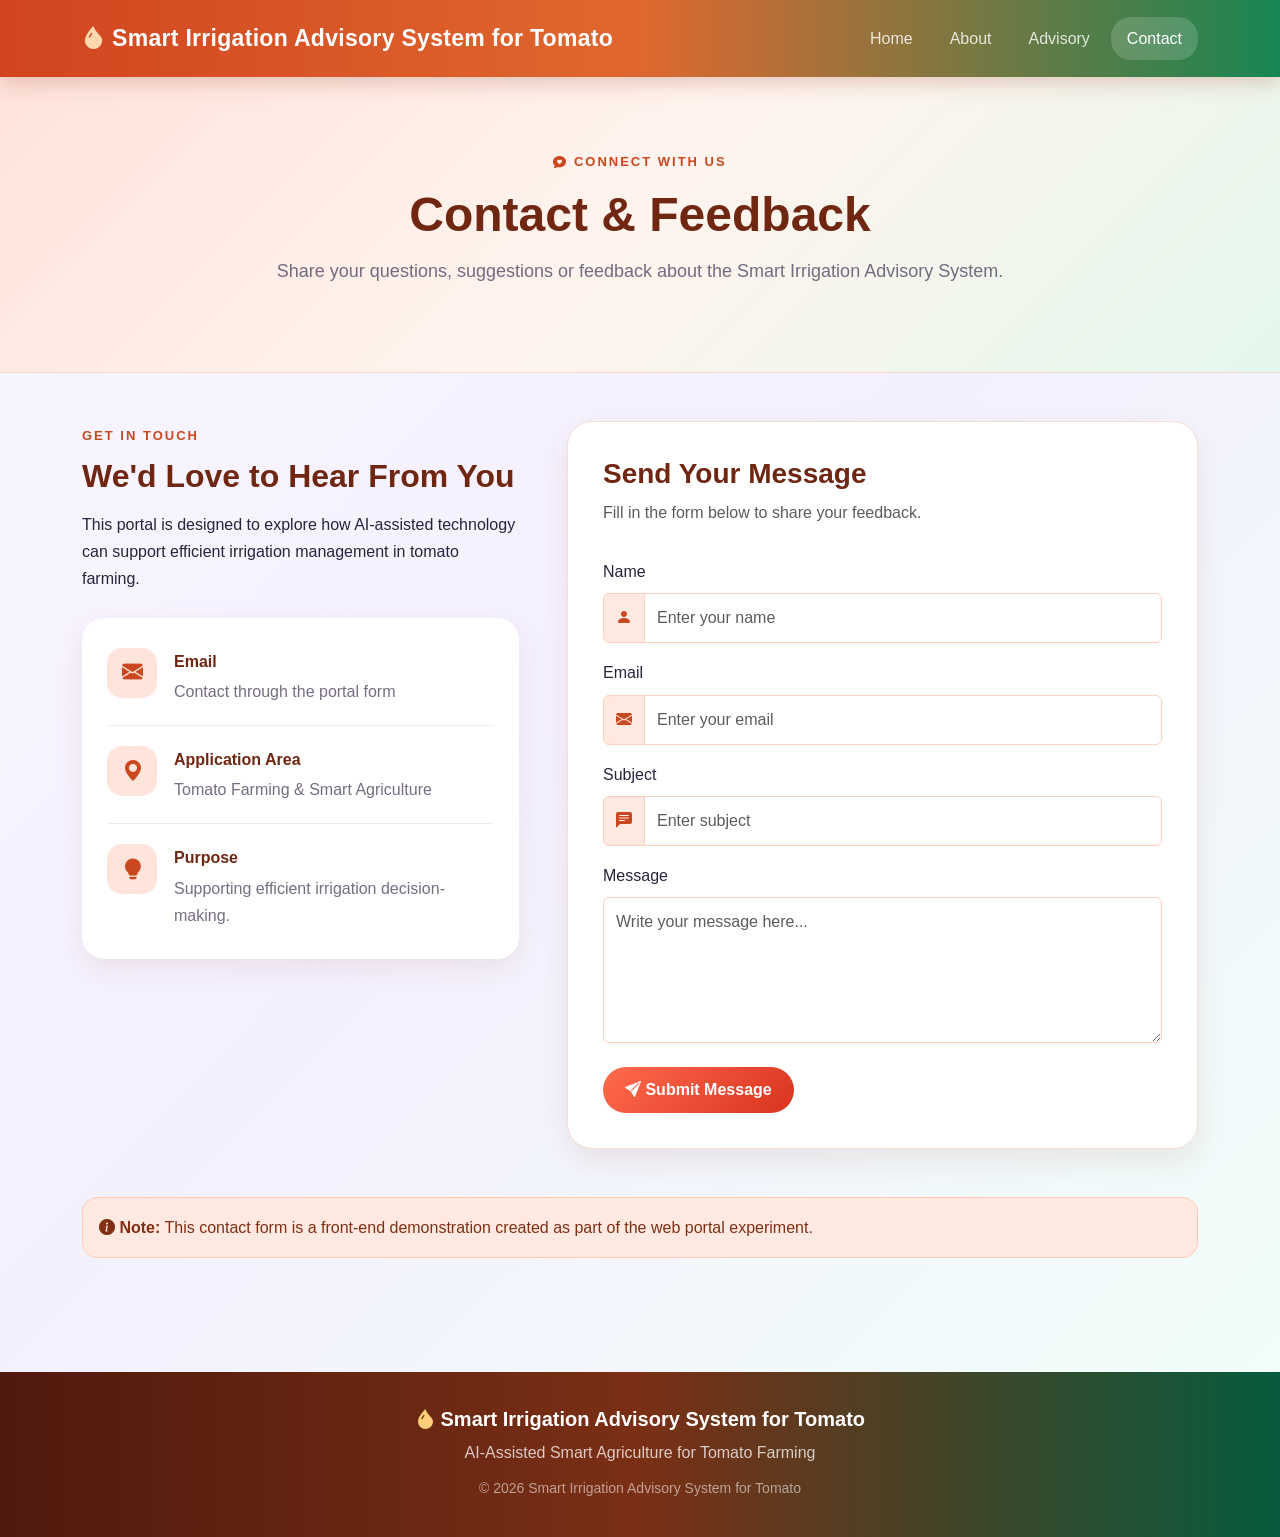
<file: contact (1).html>
<!DOCTYPE html>
<html lang="en">
<head>
  <meta charset="UTF-8">
  <meta name="viewport" content="width=device-width, initial-scale=1">
  <title>Contact - Smart Irrigation Advisory System for Tomato</title>

  <!-- Bootstrap -->
  <link
    href="https://cdn.jsdelivr.net/npm/bootstrap@5.3.3/dist/css/bootstrap.min.css"
    rel="stylesheet">

  <!-- Icons -->
  <link
    rel="stylesheet"
    href="https://cdn.jsdelivr.net/npm/bootstrap-icons@1.11.3/font/bootstrap-icons.min.css">

  <!-- Custom CSS -->
  <style>
* {
  box-sizing: border-box;
}

body {
  margin: 0;
  font-family: "Segoe UI", Arial, sans-serif;
  background: linear-gradient(135deg, #faf7ff 0%, #f4f0ff 45%, #f0fff8 100%);
  color: #29233d;
  line-height: 1.7;
}

/* ================= NAVBAR ================= */
.custom-navbar {
  background: linear-gradient(90deg, #d1441f, #e0682f, #188653);
  padding: 14px 0;
  box-shadow: 0 5px 20px rgba(150, 50, 20, 0.25);
}
.custom-navbar .navbar-brand { font-size: 23px; letter-spacing: 0.3px; }
.custom-navbar .navbar-brand i { color: #ffd8b0; }
.custom-navbar .nav-link {
  color: rgba(255, 255, 255, 0.82);
  font-weight: 500;
  padding: 8px 16px !important;
  margin-left: 5px;
  border-radius: 20px;
  transition: all 0.3s ease;
}
.custom-navbar .nav-link:hover,
.custom-navbar .nav-link.active {
  color: white;
  background: rgba(255, 255, 255, 0.16);
}

/* ================= HERO ================= */
.hero-section {
  min-height: 620px;
  padding: 90px 0;
  color: white;
  background: linear-gradient(115deg, rgba(150, 40, 20, 0.96), rgba(210, 90, 40, 0.90), rgba(17, 128, 79, 0.88));
  position: relative;
  overflow: hidden;
}
.hero-section::before {
  content: "";
  position: absolute;
  width: 400px; height: 400px;
  border-radius: 50%;
  background: rgba(255,255,255,0.07);
  top: -180px; right: 5%;
}
.hero-section::after {
  content: "";
  position: absolute;
  width: 300px; height: 300px;
  border-radius: 50%;
  background: rgba(204,255,220,0.06);
  bottom: -150px; left: 5%;
}
.hero-section .container { position: relative; z-index: 2; }
.hero-badge {
  display: inline-block;
  padding: 8px 17px;
  border-radius: 30px;
  background: rgba(255,255,255,0.15);
  border: 1px solid rgba(255,255,255,0.25);
  font-size: 14px;
}
.hero-title { font-size: clamp(42px, 5vw, 68px); font-weight: 800; line-height: 1.1; }
.hero-title span { color: #ffcf7a; }
.hero-text { max-width: 680px; font-size: 19px; color: rgba(255,255,255,0.88); }

.btn-tomato {
  background: linear-gradient(135deg, #ff6b4d, #d9331f);
  border: none;
  color: #ffffff;
  font-weight: 700;
  padding: 11px 22px;
  border-radius: 30px;
  transition: all 0.3s ease;
}
.btn-tomato:hover {
  transform: translateY(-3px);
  box-shadow: 0 8px 20px rgba(217, 51, 31, 0.35);
  color: #ffffff;
}

/* ================= HERO IMAGE ================= */
.hero-image-card {
  position: relative;
  border-radius: 28px;
  padding: 10px;
  background: rgba(255,255,255,0.18);
  backdrop-filter: blur(10px);
  box-shadow: 0 20px 45px rgba(0,0,0,0.25);
}
.hero-image-card img {
  width: 100%; height: 380px;
  object-fit: cover;
  border-radius: 22px;
}
.image-label {
  position: absolute;
  bottom: 25px; left: 25px; right: 25px;
  padding: 12px;
  border-radius: 15px;
  background: rgba(90, 30, 15, 0.78);
  color: white;
  font-weight: 600;
  text-align: center;
}

/* ================= ALERT ================= */
.custom-alert {
  background: #ffede6;
  border: 1px solid #ffc9b3;
  color: #7f2f14;
  border-radius: 15px;
  padding: 17px 20px;
}
.custom-alert i { margin-right: 8px; }

/* ================= SECTION HEADINGS ================= */
.section-heading { margin-bottom: 20px; }
.small-title { color: #c9481f; font-weight: 800; font-size: 13px; letter-spacing: 2px; }
.section-heading h2 { color: #6f2712; font-size: 36px; font-weight: 800; margin-top: 7px; }
.section-heading p { max-width: 650px; margin: auto; color: #756d82; }

/* ================= FEATURE CARDS ================= */
.feature-card {
  background: rgba(255,255,255,0.88);
  border-radius: 22px;
  padding: 35px 28px;
  text-align: center;
  height: 100%;
  border: 1px solid #f5ded2;
  box-shadow: 0 10px 30px rgba(150, 60, 30, 0.08);
  transition: all 0.3s ease;
}
.feature-card:hover { transform: translateY(-8px); box-shadow: 0 18px 35px rgba(150, 60, 30, 0.16); }
.feature-card h4 { color: #7a2f15; margin-top: 20px; font-weight: 700; }
.feature-card p { color: #756d82; }

.feature-icon {
  width: 75px; height: 75px;
  display: flex; align-items: center; justify-content: center;
  margin: auto; border-radius: 22px; font-size: 32px;
}
.water-icon { background: #e0f3ff; color: #1687c9; }
.ai-icon { background: #ffe9e0; color: #d9331f; }
.tomato-icon { background: #ffe4dc; color: #d9331f; }

/* ================= TOMATO SECTION ================= */
.tomato-box {
  min-height: 320px;
  border-radius: 28px;
  padding: 35px;
  display: flex;
  align-items: center;
  color: white;
  background:
    linear-gradient(rgba(140, 30, 15, 0.82), rgba(20, 112, 68, 0.82)),
    url("https://images.unsplash.com/photo-1647430085508-adba3093fd05?auto=format&fit=crop&w=1000&q=80");
  background-size: cover;
  background-position: center;
  box-shadow: 0 15px 35px rgba(120, 40, 20, 0.20);
}
.tomato-content { max-width: 450px; }
.tomato-content > i { font-size: 42px; color: #ffcf7a; }
.tomato-content h3 { font-size: 30px; font-weight: 800; }

.purple-heading { color: #6f2712; font-weight: 800; }

.mini-stat {
  display: flex; gap: 15px; align-items: center;
  padding: 18px; margin-top: 25px;
  background: #ffe9e0; border-radius: 16px; color: #6f2712;
}
.mini-stat > i { font-size: 32px; }
.mini-stat small { display: block; color: #746a83; }

/* ================= INNER PAGE HEADER ================= */
.inner-header {
  padding: 70px 0;
  background: linear-gradient(135deg, #ffe4dc, #fff4ee, #e4f8ec);
  border-bottom: 1px solid #f0ddd0;
}
.inner-header span { color: #c9481f; font-size: 13px; font-weight: 800; letter-spacing: 2px; }
.inner-header h1 { color: #6f2712; font-size: 48px; font-weight: 800; margin: 12px 0; }
.inner-header p { color: #746b80; font-size: 18px; }

/* ================= CIRCLE IMAGE ================= */
.circle-image-wrapper {
  padding: 15px;
  background: linear-gradient(135deg, #ffb199, #a7e1bd);
  border-radius: 50%;
  display: inline-block;
  box-shadow: 0 18px 35px rgba(120, 40, 20, 0.20);
}
.circle-image-wrapper img { width: 380px; height: 380px; object-fit: cover; border: 8px solid white; }

/* ================= GOAL BOX ================= */
.goal-box {
  display: flex; gap: 15px; padding: 20px; margin-top: 25px;
  border-radius: 17px; background: #fff0eb;
  border-left: 5px solid #d9331f; color: #3e5364;
}
.goal-box > i { font-size: 27px; color: #d9331f; }

/* ================= PROCESS CARDS ================= */
.process-card {
  position: relative;
  background: white;
  border-radius: 22px;
  padding: 35px 25px;
  text-align: center;
  height: 100%;
  border: 1px solid #f5ded2;
  box-shadow: 0 10px 25px rgba(150, 60, 30, 0.08);
  transition: 0.3s ease;
}
.process-card:hover { transform: translateY(-6px); }
.process-card > i { font-size: 42px; color: #d9331f; }
.process-card h4 { margin-top: 18px; color: #7a2f15; font-weight: 700; }
.process-card p { color: #756d82; }
.process-number { position: absolute; top: 15px; right: 20px; color: #ffbfa8; font-weight: 800; font-size: 20px; }

/* ================= SEARCH ================= */
.search-box {
  background: white; padding: 25px; border-radius: 20px;
  box-shadow: 0 8px 25px rgba(150, 60, 30, 0.08);
}
.search-box .input-group-text { background: #ffe9e0; color: #c9481f; border-color: #ffd0bc; }

/* ================= RECOMMENDATION ALERT ================= */
.recommendation-alert {
  background: #e6f8ed; color: #17643b;
  border: 1px solid #b8e4c8; border-radius: 16px;
}

/* ================= SENSOR CARDS ================= */
.sensor-card {
  background: white; border-radius: 22px; padding: 30px; text-align: center; height: 100%;
  border: 1px solid #f5ded2;
  box-shadow: 0 10px 25px rgba(150, 60, 30, 0.08);
  transition: 0.3s ease;
}
.sensor-card:hover { transform: translateY(-7px); box-shadow: 0 17px 35px rgba(150, 60, 30, 0.14); }
.sensor-icon {
  width: 70px; height: 70px; margin: auto; display: flex;
  align-items: center; justify-content: center; border-radius: 20px; font-size: 30px;
}
.sensor-icon.blue { background: #e0f3ff; color: #1889c9; }
.sensor-icon.orange { background: #fff0d8; color: #e89a24; }
.sensor-icon.purple { background: #eee4ff; color: #7542ad; }
.sensor-card h5 { margin-top: 18px; color: #7a2f15; }
.sensor-value { font-size: 38px; font-weight: 800; color: #188653; margin: 8px 0; }
.sensor-card p { color: #756d82; margin-top: 15px; }

/* ================= RECOMMENDATION PANEL ================= */
.recommendation-panel {
  padding: 40px; border-radius: 25px; color: white;
  background: linear-gradient(135deg, #a8331a, #d9682f, #198653);
  box-shadow: 0 15px 35px rgba(150, 60, 30, 0.20);
}
.recommendation-panel h2 { font-weight: 800; }
.recommendation-panel p { color: rgba(255,255,255,0.85); }
.recommendation-icon { font-size: 110px; color: #e4ff9b; }

/* ================= PAGINATION ================= */
.pagination .page-link { color: #a8331a; border-color: #ffd0bc; }
.pagination .page-item.active .page-link { background: #c9481f; border-color: #c9481f; }
.pagination .page-link:hover { background: #ffe9e0; }

/* ================= CONTACT ================= */
.contact-info-card {
  background: white; border-radius: 22px; padding: 10px 25px; margin-top: 25px;
  box-shadow: 0 10px 28px rgba(150, 60, 30, 0.09);
}
.contact-item { display: flex; gap: 17px; padding: 20px 0; border-bottom: 1px solid #f5eae5; }
.contact-item:last-child { border-bottom: none; }
.contact-icon {
  width: 50px; height: 50px; min-width: 50px; border-radius: 15px;
  display: flex; align-items: center; justify-content: center;
  background: #ffe4dc; color: #c9481f; font-size: 21px;
}
.contact-item strong { color: #6f2712; }
.contact-item p { margin: 3px 0 0; color: #766d82; }

.contact-form-card {
  background: white; border-radius: 25px; padding: 35px;
  box-shadow: 0 12px 30px rgba(150, 60, 30, 0.10);
  border: 1px solid #f5ded2;
}
.contact-form-card h3 { color: #6f2712; font-weight: 800; }
.contact-form-card .input-group-text { background: #ffe9e0; color: #c9481f; border-color: #ffd0bc; }
.contact-form-card .form-control { border-color: #ffd0bc; padding: 12px; }
.contact-form-card .form-control:focus {
  border-color: #e07850;
  box-shadow: 0 0 0 0.2rem rgba(201, 72, 31, 0.12);
}
.feedback-alert {
  background: #ffe9e0; border: 1px solid #ffcbb3; color: #7f2f14; border-radius: 15px;
}

/* ================= FOOTER ================= */
.site-footer {
  margin-top: 50px; padding: 35px 0; color: white;
  background: linear-gradient(90deg, #4f1a0e, #7a2f15, #075b3d);
}
.site-footer h5 { font-weight: 700; }
.site-footer h5 i { color: #ffcf7a; }
.site-footer p { color: rgba(255,255,255,0.75); margin-bottom: 8px; }
.site-footer small { color: rgba(255,255,255,0.55); }

/* ================= RESPONSIVE DESIGN ================= */
@media (max-width: 768px) {
  .hero-section { padding: 60px 0; }
  .hero-title { font-size: 42px; }
  .hero-image-card img { height: 280px; }
  .inner-header h1 { font-size: 36px; }
  .circle-image-wrapper img { width: 280px; height: 280px; }
  .recommendation-panel { padding: 28px; }
  .recommendation-icon { font-size: 70px; margin-top: 20px; }
  .custom-navbar .nav-link { margin-left: 0; }
}

@media (max-width: 576px) {
  .hero-title { font-size: 36px; }
  .hero-text { font-size: 16px; }
  .btn-tomato,
  .btn-outline-light { margin-bottom: 10px; }
  .section-heading h2 { font-size: 29px; }
}

  </style>
</head>

<body>

<!-- ================= NAVBAR ================= -->
<nav class="navbar navbar-expand-lg navbar-dark custom-navbar">
  <div class="container">
    <a class="navbar-brand fw-bold" href="index.html">
      <i class="bi bi-droplet-fill"></i>
      Smart Irrigation Advisory System for Tomato
    </a>
    <button class="navbar-toggler"
        type="button"
        data-bs-toggle="collapse"
        data-bs-target="#navbar">
      <span class="navbar-toggler-icon"></span>
    </button>
    <div class="collapse navbar-collapse" id="navbar">
      <ul class="navbar-nav ms-auto">
        <li class="nav-item"><a class="nav-link" href="index.html">Home</a></li>
        <li class="nav-item"><a class="nav-link" href="system.html">About</a></li>
        <li class="nav-item"><a class="nav-link" href="irrigation.html">Advisory</a></li>
        <li class="nav-item"><a class="nav-link active" href="contact.html">Contact</a></li>
      </ul>
    </div>
  </div>
</nav>

<!-- ================= HEADER ================= -->
<section class="inner-header">
  <div class="container text-center">
    <span>
      <i class="bi bi-chat-heart-fill"></i>
      CONNECT WITH US
    </span>
    <h1>Contact & Feedback</h1>
    <p>Share your questions, suggestions or feedback about the Smart Irrigation Advisory System.</p>
  </div>
</section>

<!-- ================= CONTENT ================= -->
<div class="container py-5">
  <div class="row g-5 align-items-start">

    <!-- INFORMATION -->
    <div class="col-md-5">
      <span class="small-title">GET IN TOUCH</span>
      <h2 class="purple-heading mt-2">We'd Love to Hear From You</h2>
      <p class="mt-3">
        This portal is designed to explore how
        AI-assisted technology can support efficient
        irrigation management in tomato farming.
      </p>

      <div class="contact-info-card">
        <div class="contact-item">
          <div class="contact-icon"><i class="bi bi-envelope-fill"></i></div>
          <div>
            <strong>Email</strong>
            <p>Contact through the portal form</p>
          </div>
        </div>
        <div class="contact-item">
          <div class="contact-icon"><i class="bi bi-geo-alt-fill"></i></div>
          <div>
            <strong>Application Area</strong>
            <p>Tomato Farming & Smart Agriculture</p>
          </div>
        </div>
        <div class="contact-item">
          <div class="contact-icon"><i class="bi bi-lightbulb-fill"></i></div>
          <div>
            <strong>Purpose</strong>
            <p>Supporting efficient irrigation decision-making.</p>
          </div>
        </div>
      </div>
    </div>

    <!-- FORM -->
    <div class="col-md-7">
      <div class="contact-form-card">
        <h3>Send Your Message</h3>
        <p class="text-muted">Fill in the form below to share your feedback.</p>

        <!-- NAME -->
        <label class="form-label mt-3">Name</label>
        <div class="input-group mb-3">
          <span class="input-group-text"><i class="bi bi-person-fill"></i></span>
          <input type="text" class="form-control" placeholder="Enter your name">
        </div>

        <!-- EMAIL -->
        <label class="form-label">Email</label>
        <div class="input-group mb-3">
          <span class="input-group-text"><i class="bi bi-envelope-fill"></i></span>
          <input type="email" class="form-control" placeholder="Enter your email">
        </div>

        <!-- SUBJECT -->
        <label class="form-label">Subject</label>
        <div class="input-group mb-3">
          <span class="input-group-text"><i class="bi bi-chat-left-text-fill"></i></span>
          <input type="text" class="form-control" placeholder="Enter subject">
        </div>

        <!-- MESSAGE -->
        <label class="form-label">Message</label>
        <textarea class="form-control mb-4" rows="5" placeholder="Write your message here..."></textarea>

        <button class="btn btn-tomato">
          <i class="bi bi-send-fill"></i>
          Submit Message
        </button>
      </div>
    </div>
  </div>

  <!-- SUCCESS ALERT -->
  <div class="alert feedback-alert mt-5">
    <i class="bi bi-info-circle-fill"></i>
    <strong>Note:</strong>
    This contact form is a front-end demonstration
    created as part of the web portal experiment.
  </div>
</div>

<!-- ================= FOOTER ================= -->
<footer class="site-footer">
  <div class="container text-center">
    <h5>
      <i class="bi bi-droplet-fill"></i>
      Smart Irrigation Advisory System for Tomato
    </h5>
    <p>AI-Assisted Smart Agriculture for Tomato Farming</p>
    <small>© 2026 Smart Irrigation Advisory System for Tomato</small>
  </div>
</footer>

<script src="https://cdn.jsdelivr.net/npm/bootstrap@5.3.3/dist/js/bootstrap.bundle.min.js"></script>
</body>
</html>
</file>
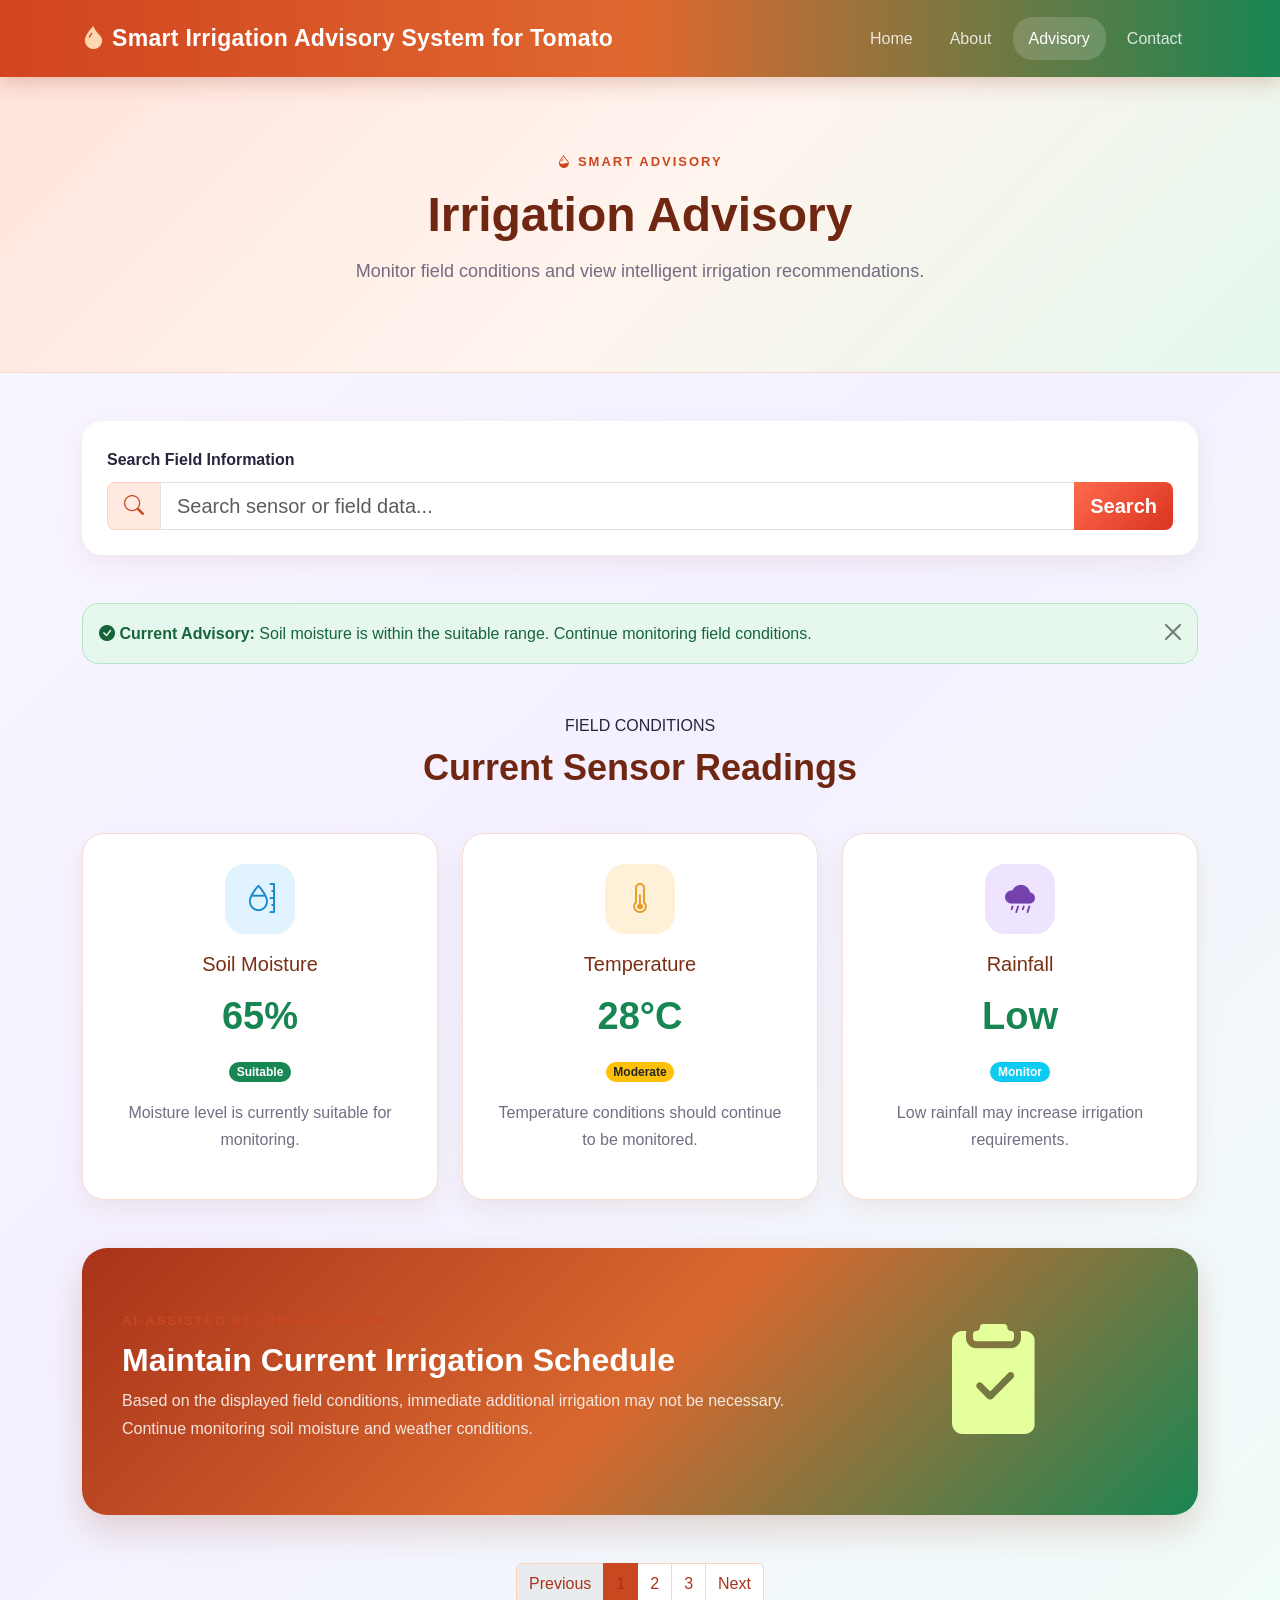
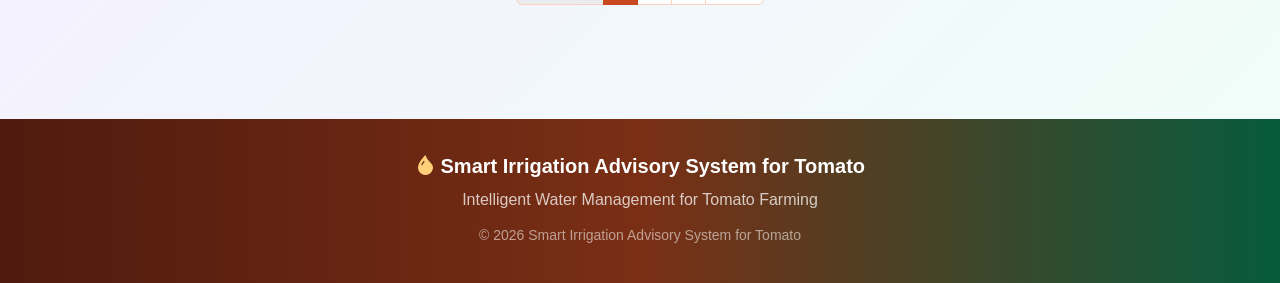
<file: irrigation.html>
<!DOCTYPE html>
<html lang="en">
<head>
  <meta charset="UTF-8">
  <meta name="viewport" content="width=device-width, initial-scale=1">
  <title>Irrigation Advisory - Smart Irrigation Advisory System for Tomato</title>

  <!-- Bootstrap -->
  <link
    href="https://cdn.jsdelivr.net/npm/bootstrap@5.3.3/dist/css/bootstrap.min.css"
    rel="stylesheet">

  <!-- Icons -->
  <link
    rel="stylesheet"
    href="https://cdn.jsdelivr.net/npm/bootstrap-icons@1.11.3/font/bootstrap-icons.min.css">

  <!-- Custom CSS -->
  <style>
* {
  box-sizing: border-box;
}

body {
  margin: 0;
  font-family: "Segoe UI", Arial, sans-serif;
  background: linear-gradient(135deg, #faf7ff 0%, #f4f0ff 45%, #f0fff8 100%);
  color: #29233d;
  line-height: 1.7;
}

/* ================= NAVBAR ================= */
.custom-navbar {
  background: linear-gradient(90deg, #d1441f, #e0682f, #188653);
  padding: 14px 0;
  box-shadow: 0 5px 20px rgba(150, 50, 20, 0.25);
}
.custom-navbar .navbar-brand { font-size: 23px; letter-spacing: 0.3px; }
.custom-navbar .navbar-brand i { color: #ffd8b0; }
.custom-navbar .nav-link {
  color: rgba(255, 255, 255, 0.82);
  font-weight: 500;
  padding: 8px 16px !important;
  margin-left: 5px;
  border-radius: 20px;
  transition: all 0.3s ease;
}
.custom-navbar .nav-link:hover,
.custom-navbar .nav-link.active {
  color: white;
  background: rgba(255, 255, 255, 0.16);
}

/* ================= HERO ================= */
.hero-section {
  min-height: 620px;
  padding: 90px 0;
  color: white;
  background: linear-gradient(115deg, rgba(150, 40, 20, 0.96), rgba(210, 90, 40, 0.90), rgba(17, 128, 79, 0.88));
  position: relative;
  overflow: hidden;
}
.hero-section::before {
  content: "";
  position: absolute;
  width: 400px; height: 400px;
  border-radius: 50%;
  background: rgba(255,255,255,0.07);
  top: -180px; right: 5%;
}
.hero-section::after {
  content: "";
  position: absolute;
  width: 300px; height: 300px;
  border-radius: 50%;
  background: rgba(204,255,220,0.06);
  bottom: -150px; left: 5%;
}
.hero-section .container { position: relative; z-index: 2; }
.hero-badge {
  display: inline-block;
  padding: 8px 17px;
  border-radius: 30px;
  background: rgba(255,255,255,0.15);
  border: 1px solid rgba(255,255,255,0.25);
  font-size: 14px;
}
.hero-title { font-size: clamp(42px, 5vw, 68px); font-weight: 800; line-height: 1.1; }
.hero-title span { color: #ffcf7a; }
.hero-text { max-width: 680px; font-size: 19px; color: rgba(255,255,255,0.88); }

.btn-tomato {
  background: linear-gradient(135deg, #ff6b4d, #d9331f);
  border: none;
  color: #ffffff;
  font-weight: 700;
  padding: 11px 22px;
  border-radius: 30px;
  transition: all 0.3s ease;
}
.btn-tomato:hover {
  transform: translateY(-3px);
  box-shadow: 0 8px 20px rgba(217, 51, 31, 0.35);
  color: #ffffff;
}

/* ================= HERO IMAGE ================= */
.hero-image-card {
  position: relative;
  border-radius: 28px;
  padding: 10px;
  background: rgba(255,255,255,0.18);
  backdrop-filter: blur(10px);
  box-shadow: 0 20px 45px rgba(0,0,0,0.25);
}
.hero-image-card img {
  width: 100%; height: 380px;
  object-fit: cover;
  border-radius: 22px;
}
.image-label {
  position: absolute;
  bottom: 25px; left: 25px; right: 25px;
  padding: 12px;
  border-radius: 15px;
  background: rgba(90, 30, 15, 0.78);
  color: white;
  font-weight: 600;
  text-align: center;
}

/* ================= ALERT ================= */
.custom-alert {
  background: #ffede6;
  border: 1px solid #ffc9b3;
  color: #7f2f14;
  border-radius: 15px;
  padding: 17px 20px;
}
.custom-alert i { margin-right: 8px; }

/* ================= SECTION HEADINGS ================= */
.section-heading { margin-bottom: 20px; }
.small-title { color: #c9481f; font-weight: 800; font-size: 13px; letter-spacing: 2px; }
.section-heading h2 { color: #6f2712; font-size: 36px; font-weight: 800; margin-top: 7px; }
.section-heading p { max-width: 650px; margin: auto; color: #756d82; }

/* ================= FEATURE CARDS ================= */
.feature-card {
  background: rgba(255,255,255,0.88);
  border-radius: 22px;
  padding: 35px 28px;
  text-align: center;
  height: 100%;
  border: 1px solid #f5ded2;
  box-shadow: 0 10px 30px rgba(150, 60, 30, 0.08);
  transition: all 0.3s ease;
}
.feature-card:hover { transform: translateY(-8px); box-shadow: 0 18px 35px rgba(150, 60, 30, 0.16); }
.feature-card h4 { color: #7a2f15; margin-top: 20px; font-weight: 700; }
.feature-card p { color: #756d82; }

.feature-icon {
  width: 75px; height: 75px;
  display: flex; align-items: center; justify-content: center;
  margin: auto; border-radius: 22px; font-size: 32px;
}
.water-icon { background: #e0f3ff; color: #1687c9; }
.ai-icon { background: #ffe9e0; color: #d9331f; }
.tomato-icon { background: #ffe4dc; color: #d9331f; }

/* ================= TOMATO SECTION ================= */
.tomato-box {
  min-height: 320px;
  border-radius: 28px;
  padding: 35px;
  display: flex;
  align-items: center;
  color: white;
  background:
    linear-gradient(rgba(140, 30, 15, 0.82), rgba(20, 112, 68, 0.82)),
    url("https://images.unsplash.com/photo-1647430085508-adba3093fd05?auto=format&fit=crop&w=1000&q=80");
  background-size: cover;
  background-position: center;
  box-shadow: 0 15px 35px rgba(120, 40, 20, 0.20);
}
.tomato-content { max-width: 450px; }
.tomato-content > i { font-size: 42px; color: #ffcf7a; }
.tomato-content h3 { font-size: 30px; font-weight: 800; }

.purple-heading { color: #6f2712; font-weight: 800; }

.mini-stat {
  display: flex; gap: 15px; align-items: center;
  padding: 18px; margin-top: 25px;
  background: #ffe9e0; border-radius: 16px; color: #6f2712;
}
.mini-stat > i { font-size: 32px; }
.mini-stat small { display: block; color: #746a83; }

/* ================= INNER PAGE HEADER ================= */
.inner-header {
  padding: 70px 0;
  background: linear-gradient(135deg, #ffe4dc, #fff4ee, #e4f8ec);
  border-bottom: 1px solid #f0ddd0;
}
.inner-header span { color: #c9481f; font-size: 13px; font-weight: 800; letter-spacing: 2px; }
.inner-header h1 { color: #6f2712; font-size: 48px; font-weight: 800; margin: 12px 0; }
.inner-header p { color: #746b80; font-size: 18px; }

/* ================= CIRCLE IMAGE ================= */
.circle-image-wrapper {
  padding: 15px;
  background: linear-gradient(135deg, #ffb199, #a7e1bd);
  border-radius: 50%;
  display: inline-block;
  box-shadow: 0 18px 35px rgba(120, 40, 20, 0.20);
}
.circle-image-wrapper img { width: 380px; height: 380px; object-fit: cover; border: 8px solid white; }

/* ================= GOAL BOX ================= */
.goal-box {
  display: flex; gap: 15px; padding: 20px; margin-top: 25px;
  border-radius: 17px; background: #fff0eb;
  border-left: 5px solid #d9331f; color: #3e5364;
}
.goal-box > i { font-size: 27px; color: #d9331f; }

/* ================= PROCESS CARDS ================= */
.process-card {
  position: relative;
  background: white;
  border-radius: 22px;
  padding: 35px 25px;
  text-align: center;
  height: 100%;
  border: 1px solid #f5ded2;
  box-shadow: 0 10px 25px rgba(150, 60, 30, 0.08);
  transition: 0.3s ease;
}
.process-card:hover { transform: translateY(-6px); }
.process-card > i { font-size: 42px; color: #d9331f; }
.process-card h4 { margin-top: 18px; color: #7a2f15; font-weight: 700; }
.process-card p { color: #756d82; }
.process-number { position: absolute; top: 15px; right: 20px; color: #ffbfa8; font-weight: 800; font-size: 20px; }

/* ================= SEARCH ================= */
.search-box {
  background: white; padding: 25px; border-radius: 20px;
  box-shadow: 0 8px 25px rgba(150, 60, 30, 0.08);
}
.search-box .input-group-text { background: #ffe9e0; color: #c9481f; border-color: #ffd0bc; }

/* ================= RECOMMENDATION ALERT ================= */
.recommendation-alert {
  background: #e6f8ed; color: #17643b;
  border: 1px solid #b8e4c8; border-radius: 16px;
}

/* ================= SENSOR CARDS ================= */
.sensor-card {
  background: white; border-radius: 22px; padding: 30px; text-align: center; height: 100%;
  border: 1px solid #f5ded2;
  box-shadow: 0 10px 25px rgba(150, 60, 30, 0.08);
  transition: 0.3s ease;
}
.sensor-card:hover { transform: translateY(-7px); box-shadow: 0 17px 35px rgba(150, 60, 30, 0.14); }
.sensor-icon {
  width: 70px; height: 70px; margin: auto; display: flex;
  align-items: center; justify-content: center; border-radius: 20px; font-size: 30px;
}
.sensor-icon.blue { background: #e0f3ff; color: #1889c9; }
.sensor-icon.orange { background: #fff0d8; color: #e89a24; }
.sensor-icon.purple { background: #eee4ff; color: #7542ad; }
.sensor-card h5 { margin-top: 18px; color: #7a2f15; }
.sensor-value { font-size: 38px; font-weight: 800; color: #188653; margin: 8px 0; }
.sensor-card p { color: #756d82; margin-top: 15px; }

/* ================= RECOMMENDATION PANEL ================= */
.recommendation-panel {
  padding: 40px; border-radius: 25px; color: white;
  background: linear-gradient(135deg, #a8331a, #d9682f, #198653);
  box-shadow: 0 15px 35px rgba(150, 60, 30, 0.20);
}
.recommendation-panel h2 { font-weight: 800; }
.recommendation-panel p { color: rgba(255,255,255,0.85); }
.recommendation-icon { font-size: 110px; color: #e4ff9b; }

/* ================= PAGINATION ================= */
.pagination .page-link { color: #a8331a; border-color: #ffd0bc; }
.pagination .page-item.active .page-link { background: #c9481f; border-color: #c9481f; }
.pagination .page-link:hover { background: #ffe9e0; }

/* ================= CONTACT ================= */
.contact-info-card {
  background: white; border-radius: 22px; padding: 10px 25px; margin-top: 25px;
  box-shadow: 0 10px 28px rgba(150, 60, 30, 0.09);
}
.contact-item { display: flex; gap: 17px; padding: 20px 0; border-bottom: 1px solid #f5eae5; }
.contact-item:last-child { border-bottom: none; }
.contact-icon {
  width: 50px; height: 50px; min-width: 50px; border-radius: 15px;
  display: flex; align-items: center; justify-content: center;
  background: #ffe4dc; color: #c9481f; font-size: 21px;
}
.contact-item strong { color: #6f2712; }
.contact-item p { margin: 3px 0 0; color: #766d82; }

.contact-form-card {
  background: white; border-radius: 25px; padding: 35px;
  box-shadow: 0 12px 30px rgba(150, 60, 30, 0.10);
  border: 1px solid #f5ded2;
}
.contact-form-card h3 { color: #6f2712; font-weight: 800; }
.contact-form-card .input-group-text { background: #ffe9e0; color: #c9481f; border-color: #ffd0bc; }
.contact-form-card .form-control { border-color: #ffd0bc; padding: 12px; }
.contact-form-card .form-control:focus {
  border-color: #e07850;
  box-shadow: 0 0 0 0.2rem rgba(201, 72, 31, 0.12);
}
.feedback-alert {
  background: #ffe9e0; border: 1px solid #ffcbb3; color: #7f2f14; border-radius: 15px;
}

/* ================= FOOTER ================= */
.site-footer {
  margin-top: 50px; padding: 35px 0; color: white;
  background: linear-gradient(90deg, #4f1a0e, #7a2f15, #075b3d);
}
.site-footer h5 { font-weight: 700; }
.site-footer h5 i { color: #ffcf7a; }
.site-footer p { color: rgba(255,255,255,0.75); margin-bottom: 8px; }
.site-footer small { color: rgba(255,255,255,0.55); }

/* ================= RESPONSIVE DESIGN ================= */
@media (max-width: 768px) {
  .hero-section { padding: 60px 0; }
  .hero-title { font-size: 42px; }
  .hero-image-card img { height: 280px; }
  .inner-header h1 { font-size: 36px; }
  .circle-image-wrapper img { width: 280px; height: 280px; }
  .recommendation-panel { padding: 28px; }
  .recommendation-icon { font-size: 70px; margin-top: 20px; }
  .custom-navbar .nav-link { margin-left: 0; }
}

@media (max-width: 576px) {
  .hero-title { font-size: 36px; }
  .hero-text { font-size: 16px; }
  .btn-tomato,
  .btn-outline-light { margin-bottom: 10px; }
  .section-heading h2 { font-size: 29px; }
}

  </style>
</head>

<body>

<!-- ================= NAVBAR ================= -->
<nav class="navbar navbar-expand-lg navbar-dark custom-navbar">
  <div class="container">
    <a class="navbar-brand fw-bold" href="index.html">
      <i class="bi bi-droplet-fill"></i>
      Smart Irrigation Advisory System for Tomato
    </a>
    <button class="navbar-toggler"
        type="button"
        data-bs-toggle="collapse"
        data-bs-target="#navbar">
      <span class="navbar-toggler-icon"></span>
    </button>
    <div class="collapse navbar-collapse" id="navbar">
      <ul class="navbar-nav ms-auto">
        <li class="nav-item"><a class="nav-link" href="index.html">Home</a></li>
        <li class="nav-item"><a class="nav-link" href="system.html">About</a></li>
        <li class="nav-item"><a class="nav-link active" href="irrigation.html">Advisory</a></li>
        <li class="nav-item"><a class="nav-link" href="contact.html">Contact</a></li>
      </ul>
    </div>
  </div>
</nav>

<!-- ================= HEADER ================= -->
<section class="inner-header">
  <div class="container text-center">
    <span>
      <i class="bi bi-droplet-half"></i>
      SMART ADVISORY
    </span>
    <h1>Irrigation Advisory</h1>
    <p>Monitor field conditions and view intelligent irrigation recommendations.</p>
  </div>
</section>

<!-- ================= CONTENT ================= -->
<div class="container py-5">

  <!-- SEARCH INPUT GROUP -->
  <div class="search-box mb-5">
    <label class="form-label fw-bold">Search Field Information</label>
    <div class="input-group input-group-lg">
      <span class="input-group-text"><i class="bi bi-search"></i></span>
      <input type="text" class="form-control" placeholder="Search sensor or field data...">
      <button class="btn btn-tomato">Search</button>
    </div>
  </div>

  <!-- ALERT -->
  <div class="alert recommendation-alert alert-dismissible fade show" role="alert">
    <i class="bi bi-check-circle-fill"></i>
    <strong>Current Advisory:</strong>
    Soil moisture is within the suitable range.
    Continue monitoring field conditions.
    <button type="button" class="btn-close" data-bs-dismiss="alert"></button>
  </div>

  <!-- ================= SENSOR CARDS ================= -->
  <div class="section-heading text-center mt-5">
    <span>FIELD CONDITIONS</span>
    <h2>Current Sensor Readings</h2>
  </div>

  <div class="row g-4 mt-3">
    <!-- SOIL -->
    <div class="col-sm-12 col-md-4">
      <div class="sensor-card">
        <div class="sensor-icon blue"><i class="bi bi-moisture"></i></div>
        <h5>Soil Moisture</h5>
        <div class="sensor-value">65%</div>
        <span class="badge rounded-pill bg-success">Suitable</span>
        <p>Moisture level is currently suitable for monitoring.</p>
      </div>
    </div>

    <!-- TEMPERATURE -->
    <div class="col-sm-12 col-md-4">
      <div class="sensor-card">
        <div class="sensor-icon orange"><i class="bi bi-thermometer-half"></i></div>
        <h5>Temperature</h5>
        <div class="sensor-value">28°C</div>
        <span class="badge rounded-pill bg-warning text-dark">Moderate</span>
        <p>Temperature conditions should continue to be monitored.</p>
      </div>
    </div>

    <!-- RAINFALL -->
    <div class="col-sm-12 col-md-4">
      <div class="sensor-card">
        <div class="sensor-icon purple"><i class="bi bi-cloud-rain-fill"></i></div>
        <h5>Rainfall</h5>
        <div class="sensor-value">Low</div>
        <span class="badge rounded-pill bg-info">Monitor</span>
        <p>Low rainfall may increase irrigation requirements.</p>
      </div>
    </div>
  </div>

  <!-- ================= RECOMMENDATION ================= -->
  <div class="recommendation-panel mt-5">
    <div class="row align-items-center">
      <div class="col-md-8">
        <span class="small-title">AI-ASSISTED RECOMMENDATION</span>
        <h2 class="mt-2">Maintain Current Irrigation Schedule</h2>
        <p>
          Based on the displayed field conditions,
          immediate additional irrigation may not
          be necessary. Continue monitoring soil
          moisture and weather conditions.
        </p>
      </div>
      <div class="col-md-4 text-center">
        <i class="bi bi-clipboard2-check-fill recommendation-icon"></i>
      </div>
    </div>
  </div>

  <!-- ================= PAGINATION ================= -->
  <nav class="mt-5" aria-label="Advisory pages">
    <ul class="pagination justify-content-center">
      <li class="page-item disabled"><a class="page-link" href="#">Previous</a></li>
      <li class="page-item active"><a class="page-link" href="#">1</a></li>
      <li class="page-item"><a class="page-link" href="#">2</a></li>
      <li class="page-item"><a class="page-link" href="#">3</a></li>
      <li class="page-item"><a class="page-link" href="#">Next</a></li>
    </ul>
  </nav>
</div>

<!-- ================= FOOTER ================= -->
<footer class="site-footer">
  <div class="container text-center">
    <h5>
      <i class="bi bi-droplet-fill"></i>
      Smart Irrigation Advisory System for Tomato
    </h5>
    <p>Intelligent Water Management for Tomato Farming</p>
    <small>© 2026 Smart Irrigation Advisory System for Tomato</small>
  </div>
</footer>

<script src="https://cdn.jsdelivr.net/npm/bootstrap@5.3.3/dist/js/bootstrap.bundle.min.js"></script>
</body>
</html>
</file>
